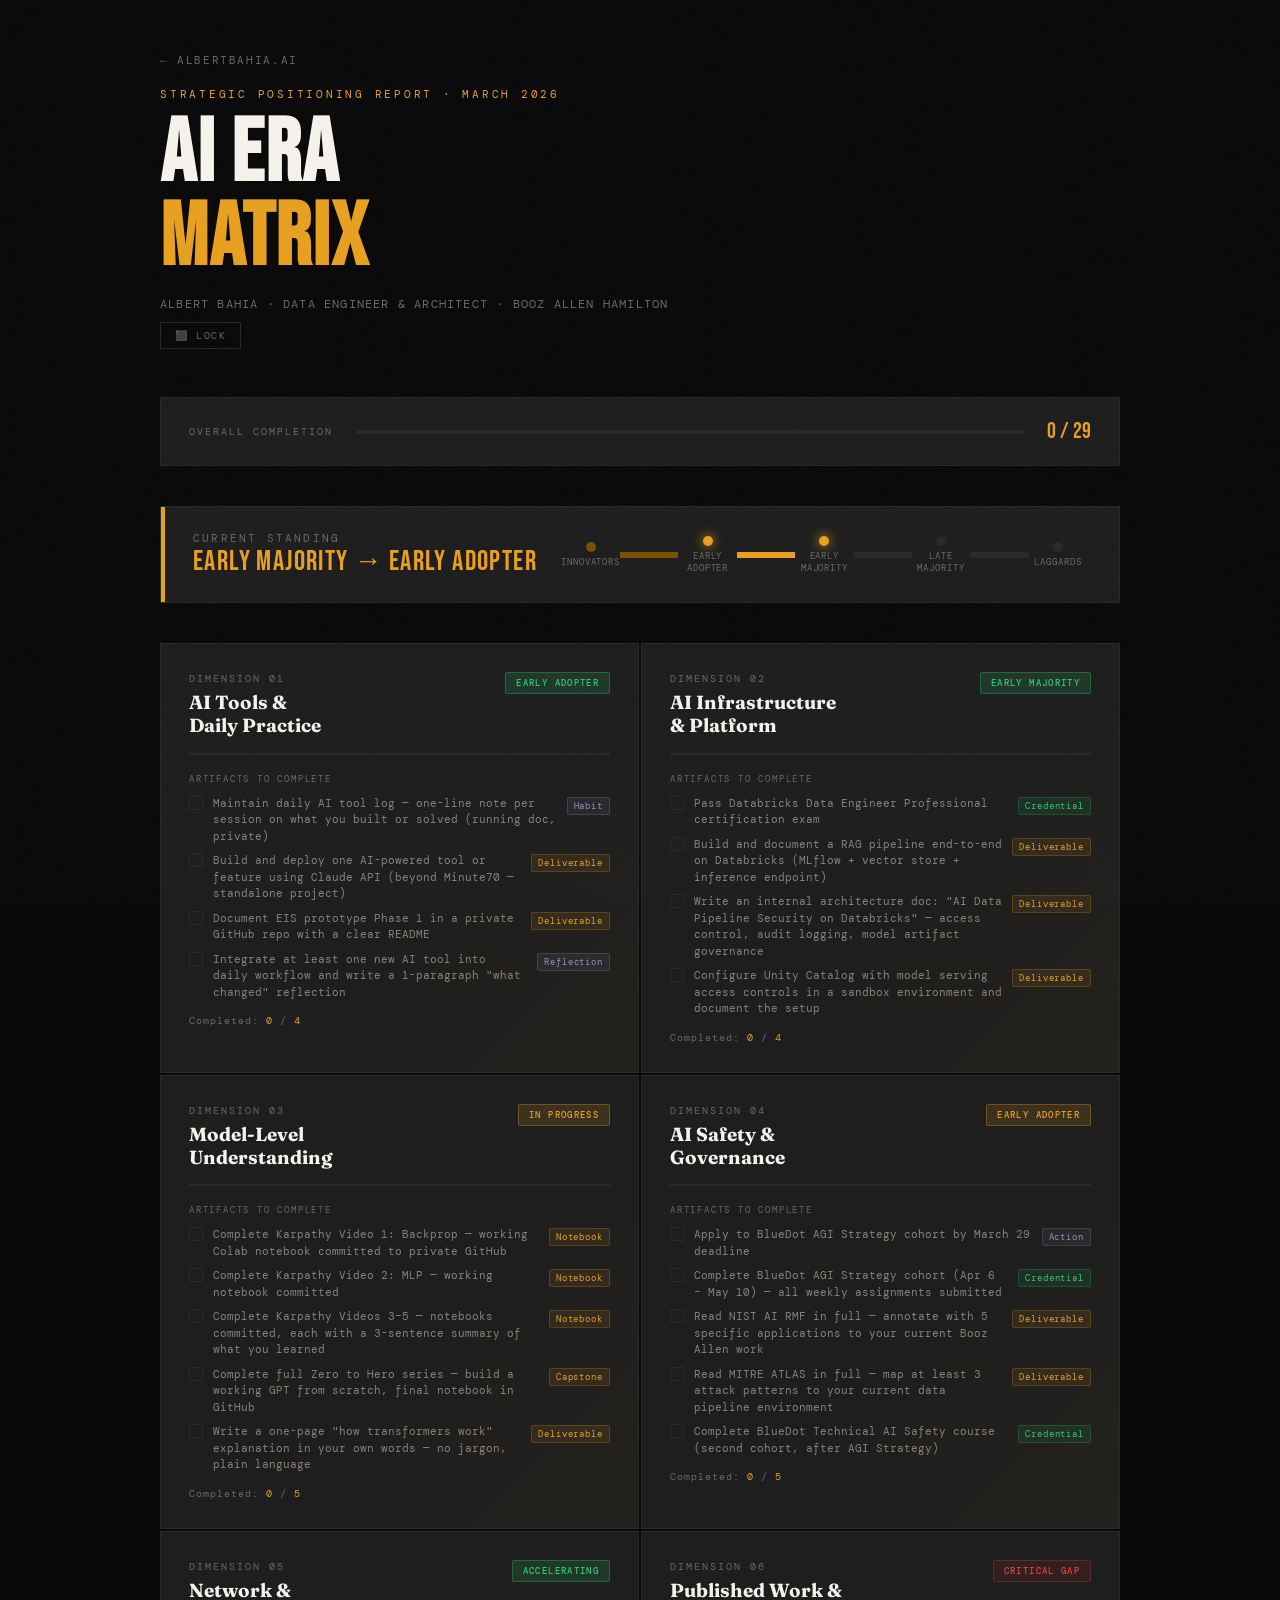
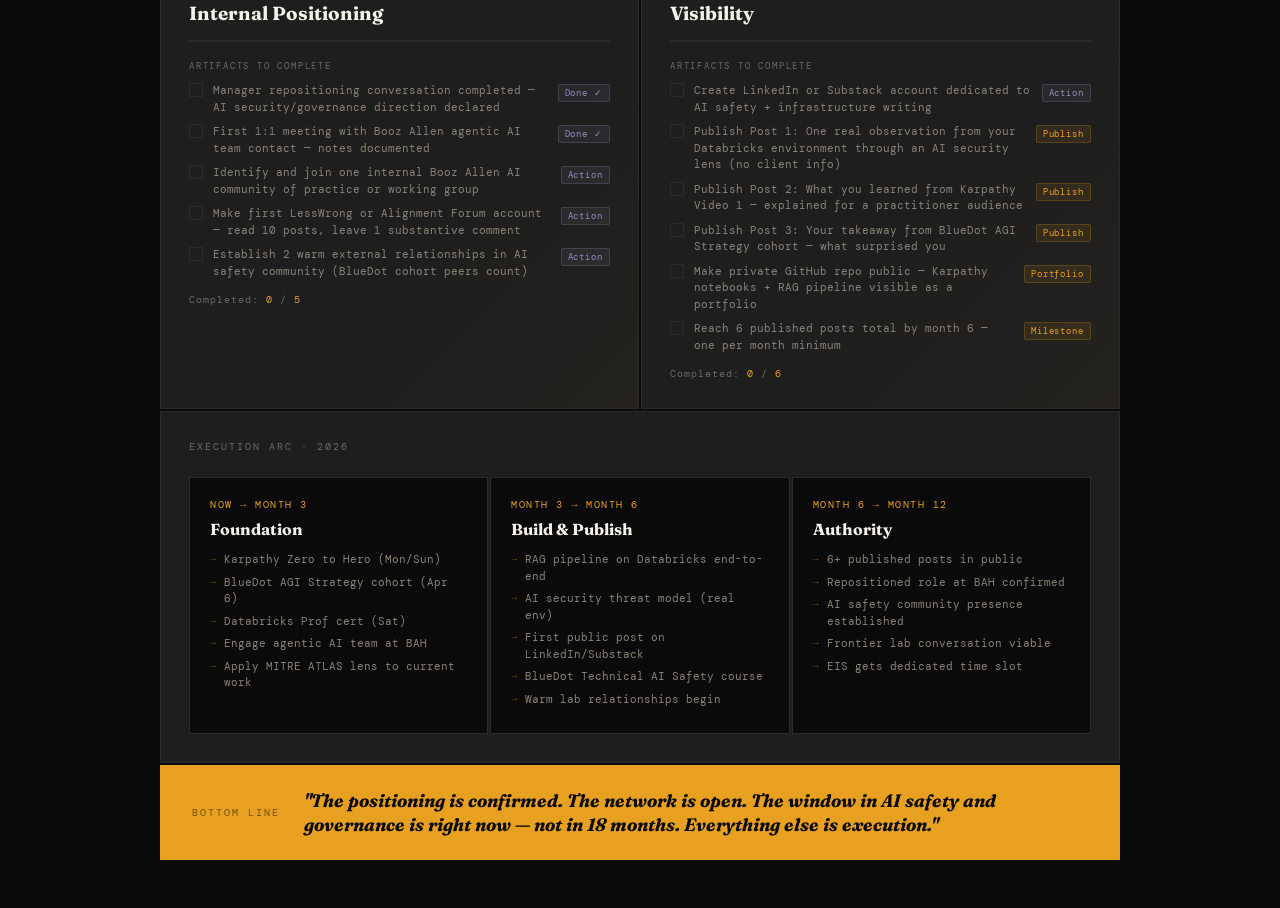
<file: albert-ai-era-matrix.html>
<!DOCTYPE html>
<html lang="en">
<head>
<meta charset="UTF-8">
<meta name="viewport" content="width=device-width, initial-scale=1.0">
<title>AI Era Positioning Matrix — Albert Bahia</title>
<link href="https://fonts.googleapis.com/css2?family=Bebas+Neue&family=DM+Mono:wght@300;400;500&family=Fraunces:ital,wght@0,300;0,700;1,300&display=swap" rel="stylesheet">
<style>
  :root {
    --black: #0a0a0a;
    --white: #f5f2eb;
    --amber: #e8a020;
    --amber-dim: #7a4f00;
    --green: #2ecc71;
    --green-dim: #1a5c38;
    --red: #e84040;
    --mid: #1e1e1e;
    --border: #2a2a2a;
    --text-dim: #6a6a6a;
  }

  * { margin: 0; padding: 0; box-sizing: border-box; }

  body {
    background: var(--black);
    color: var(--white);
    font-family: 'DM Mono', monospace;
    min-height: 100vh;
    padding: 48px 32px;
    overflow-x: hidden;
  }

  body::before {
    content: '';
    position: fixed;
    inset: 0;
    background-image: url("data:image/svg+xml,%3Csvg viewBox='0 0 256 256' xmlns='http://www.w3.org/2000/svg'%3E%3Cfilter id='noise'%3E%3CfeTurbulence type='fractalNoise' baseFrequency='0.9' numOctaves='4' stitchTiles='stitch'/%3E%3C/filter%3E%3Crect width='100%25' height='100%25' filter='url(%23noise)' opacity='0.04'/%3E%3C/svg%3E");
    pointer-events: none;
    opacity: 0.4;
    z-index: 100;
  }

  .container { max-width: 960px; margin: 0 auto; }

  .back-link {
    font-size: 11px;
    letter-spacing: 0.15em;
    color: var(--text-dim);
    text-decoration: none;
    text-transform: uppercase;
    display: inline-block;
    margin-bottom: 20px;
    transition: color 0.2s ease;
  }

  .back-link:hover { color: var(--amber); }

  .header {
    margin-bottom: 48px;
    opacity: 0;
    animation: fadeUp 0.8s ease forwards;
  }

  .eyebrow {
    font-size: 11px;
    letter-spacing: 0.25em;
    color: var(--amber);
    text-transform: uppercase;
    margin-bottom: 12px;
  }

  h1 {
    font-family: 'Bebas Neue', sans-serif;
    font-size: clamp(52px, 8vw, 88px);
    line-height: 0.95;
    letter-spacing: 0.02em;
  }

  h1 span { color: var(--amber); }

  .subtitle {
    margin-top: 16px;
    font-size: 12px;
    color: var(--text-dim);
    letter-spacing: 0.1em;
  }

  /* Overall progress bar */
  .overall-progress {
    background: var(--mid);
    border: 1px solid var(--border);
    padding: 20px 28px;
    margin-bottom: 40px;
    opacity: 0;
    animation: fadeUp 0.8s ease 0.15s forwards;
    display: flex;
    align-items: center;
    gap: 24px;
  }

  .overall-label {
    font-size: 10px;
    letter-spacing: 0.2em;
    color: var(--text-dim);
    text-transform: uppercase;
    white-space: nowrap;
  }

  .overall-track {
    flex: 1;
    height: 4px;
    background: var(--border);
  }

  .overall-fill {
    height: 100%;
    background: var(--amber);
    transition: width 1.5s cubic-bezier(0.4,0,0.2,1);
    width: 0%;
  }

  .overall-pct {
    font-family: 'Bebas Neue', sans-serif;
    font-size: 22px;
    color: var(--amber);
    white-space: nowrap;
  }

  /* Adoption banner */
  .adoption-banner {
    border: 1px solid var(--border);
    background: var(--mid);
    padding: 24px 32px;
    margin-bottom: 40px;
    display: flex;
    align-items: center;
    justify-content: space-between;
    gap: 24px;
    opacity: 0;
    animation: fadeUp 0.8s ease 0.2s forwards;
    position: relative;
    overflow: hidden;
  }

  .adoption-banner::before {
    content: '';
    position: absolute;
    left: 0; top: 0; bottom: 0;
    width: 4px;
    background: var(--amber);
  }

  .adoption-label {
    font-size: 11px;
    letter-spacing: 0.2em;
    color: var(--text-dim);
    text-transform: uppercase;
  }

  .adoption-value {
    font-family: 'Bebas Neue', sans-serif;
    font-size: 28px;
    color: var(--amber);
    letter-spacing: 0.05em;
  }

  .adoption-curve {
    display: flex;
    align-items: center;
    flex: 1;
    justify-content: flex-end;
  }

  .curve-segment {
    height: 6px;
    flex: 1;
    background: var(--border);
  }

  .curve-segment.active { background: var(--amber); }
  .curve-segment.passed { background: var(--amber-dim); }

  .curve-item {
    display: flex;
    flex-direction: column;
    align-items: center;
    flex: 1;
  }

  .curve-dot {
    width: 10px; height: 10px;
    border-radius: 50%;
    background: var(--border);
    margin-bottom: 4px;
  }

  .curve-dot.active {
    background: var(--amber);
    box-shadow: 0 0 12px var(--amber);
  }

  .curve-dot.passed { background: var(--amber-dim); }

  .curve-label {
    font-size: 9px;
    letter-spacing: 0.1em;
    color: var(--text-dim);
    text-transform: uppercase;
    white-space: nowrap;
    text-align: center;
  }

  /* Matrix grid */
  .matrix-grid {
    display: grid;
    grid-template-columns: 1fr 1fr;
    gap: 2px;
    margin-bottom: 2px;
  }

  .matrix-cell {
    background: var(--mid);
    border: 1px solid var(--border);
    padding: 28px;
    opacity: 0;
    animation: fadeUp 0.6s ease forwards;
    position: relative;
    overflow: hidden;
  }

  .matrix-cell::after {
    content: '';
    position: absolute;
    inset: 0;
    background: linear-gradient(135deg, transparent 60%, rgba(232,160,32,0.03));
    pointer-events: none;
  }

  .matrix-cell:nth-child(1) { animation-delay: 0.3s; }
  .matrix-cell:nth-child(2) { animation-delay: 0.4s; }
  .matrix-cell:nth-child(3) { animation-delay: 0.5s; }
  .matrix-cell:nth-child(4) { animation-delay: 0.6s; }
  .matrix-cell:nth-child(5) { animation-delay: 0.7s; }
  .matrix-cell:nth-child(6) { animation-delay: 0.8s; }

  .cell-header {
    display: flex;
    align-items: flex-start;
    justify-content: space-between;
    margin-bottom: 16px;
  }

  .cell-domain {
    font-size: 10px;
    letter-spacing: 0.2em;
    color: var(--text-dim);
    text-transform: uppercase;
    margin-bottom: 6px;
  }

  .cell-title {
    font-family: 'Fraunces', serif;
    font-size: 19px;
    font-weight: 700;
    color: var(--white);
    line-height: 1.2;
  }

  .status-badge {
    font-size: 9px;
    letter-spacing: 0.15em;
    text-transform: uppercase;
    padding: 4px 10px;
    border-radius: 2px;
    white-space: nowrap;
    font-weight: 500;
    flex-shrink: 0;
  }

  .status-badge.strong {
    background: rgba(46,204,113,0.15);
    color: var(--green);
    border: 1px solid rgba(46,204,113,0.3);
  }

  .status-badge.building {
    background: rgba(232,160,32,0.15);
    color: var(--amber);
    border: 1px solid rgba(232,160,32,0.3);
  }

  .status-badge.gap {
    background: rgba(232,64,64,0.1);
    color: var(--red);
    border: 1px solid rgba(232,64,64,0.25);
  }

  /* Cell progress meter */
  .cell-progress-bar {
    height: 2px;
    background: var(--border);
    margin-bottom: 18px;
  }

  .cell-progress-fill {
    height: 100%;
    background: var(--amber);
    width: 0%;
    transition: width 1.4s cubic-bezier(0.4,0,0.2,1);
  }

  .cell-progress-fill.green { background: var(--green); }
  .cell-progress-fill.red { background: var(--red); }

  /* Artifacts section */
  .artifacts-label {
    font-size: 9px;
    letter-spacing: 0.2em;
    color: var(--text-dim);
    text-transform: uppercase;
    margin-bottom: 10px;
  }

  .artifact-item {
    display: flex;
    align-items: flex-start;
    gap: 10px;
    margin-bottom: 8px;
    cursor: pointer;
    user-select: none;
  }

  .artifact-item:hover .artifact-text {
    color: var(--white);
  }

  .artifact-checkbox {
    width: 14px;
    height: 14px;
    border: 1px solid var(--border);
    flex-shrink: 0;
    margin-top: 1px;
    display: flex;
    align-items: center;
    justify-content: center;
    transition: all 0.2s ease;
    background: transparent;
  }

  .artifact-item.checked .artifact-checkbox {
    border-color: var(--green);
    background: rgba(46,204,113,0.15);
  }

  .artifact-item.checked .artifact-checkbox::after {
    content: '✓';
    font-size: 9px;
    color: var(--green);
    line-height: 1;
  }

  .artifact-text {
    font-size: 11px;
    color: #8a8278;
    line-height: 1.5;
    transition: color 0.2s ease;
  }

  .artifact-item.checked .artifact-text {
    color: var(--text-dim);
    text-decoration: line-through;
    text-decoration-color: var(--green-dim);
  }

  .artifact-tag {
    font-size: 9px;
    letter-spacing: 0.1em;
    padding: 2px 6px;
    border-radius: 2px;
    white-space: nowrap;
    flex-shrink: 0;
    margin-top: 2px;
  }

  .artifact-tag.deliverable {
    background: rgba(232,160,32,0.1);
    color: var(--amber);
    border: 1px solid rgba(232,160,32,0.2);
  }

  .artifact-tag.credential {
    background: rgba(46,204,113,0.1);
    color: var(--green);
    border: 1px solid rgba(46,204,113,0.2);
  }

  .artifact-tag.action {
    background: rgba(200,200,255,0.07);
    color: #9090c0;
    border: 1px solid rgba(200,200,255,0.15);
  }

  /* Completion counter per cell */
  .cell-counter {
    font-size: 10px;
    color: var(--text-dim);
    margin-top: 14px;
    letter-spacing: 0.1em;
  }

  .cell-counter span {
    color: var(--amber);
  }

  /* Timeline */
  .timeline {
    margin-top: 2px;
    background: var(--mid);
    border: 1px solid var(--border);
    padding: 28px;
    opacity: 0;
    animation: fadeUp 0.6s ease 0.9s forwards;
  }

  .timeline-header {
    font-size: 10px;
    letter-spacing: 0.2em;
    color: var(--text-dim);
    text-transform: uppercase;
    margin-bottom: 24px;
  }

  .timeline-track {
    display: grid;
    grid-template-columns: repeat(3, 1fr);
    gap: 2px;
  }

  .timeline-phase {
    background: var(--black);
    border: 1px solid var(--border);
    padding: 20px;
  }

  .phase-period {
    font-size: 10px;
    letter-spacing: 0.15em;
    color: var(--amber);
    text-transform: uppercase;
    margin-bottom: 8px;
  }

  .phase-title {
    font-family: 'Fraunces', serif;
    font-size: 16px;
    font-weight: 700;
    color: var(--white);
    margin-bottom: 12px;
  }

  .phase-items { list-style: none; }

  .phase-items li {
    font-size: 11px;
    color: #8a8278;
    margin-bottom: 6px;
    padding-left: 14px;
    position: relative;
    line-height: 1.5;
  }

  .phase-items li::before {
    content: '→';
    position: absolute;
    left: 0;
    color: var(--amber-dim);
    font-size: 10px;
  }

  /* Verdict */
  .verdict {
    margin-top: 2px;
    background: var(--amber);
    padding: 24px 32px;
    opacity: 0;
    animation: fadeUp 0.6s ease 1.1s forwards;
    display: flex;
    align-items: center;
    gap: 24px;
  }

  .verdict-label {
    font-size: 10px;
    letter-spacing: 0.2em;
    text-transform: uppercase;
    color: rgba(0,0,0,0.5);
    white-space: nowrap;
  }

  .verdict-text {
    font-family: 'Fraunces', serif;
    font-size: 18px;
    font-weight: 700;
    color: var(--black);
    line-height: 1.3;
    font-style: italic;
  }

  @keyframes fadeUp {
    from { opacity: 0; transform: translateY(20px); }
    to { opacity: 1; transform: translateY(0); }
  }

  .lock-btn {
    display: inline-block;
    margin-top: 10px;
    background: transparent;
    border: 1px solid var(--border);
    color: var(--text-dim);
    font-family: 'DM Mono', monospace;
    font-size: 10px;
    letter-spacing: 0.15em;
    text-transform: uppercase;
    padding: 6px 14px;
    cursor: pointer;
    text-decoration: none;
  }
  .lock-btn:hover {
    border-color: var(--red);
    color: var(--red);
  }

  @media (max-width: 640px) {
    .matrix-grid { grid-template-columns: 1fr; }
    .timeline-track { grid-template-columns: 1fr; }
    .adoption-curve { display: none; }
    body { padding: 24px 16px; }
  }
</style>
</head>
<body>
<div class="container">

  <div class="header">
    <a href="index.html" class="back-link">← albertbahia.ai</a>
    <div class="eyebrow">Strategic Positioning Report · March 2026</div>
    <h1>AI ERA<br><span>MATRIX</span></h1>
    <div class="subtitle">ALBERT BAHIA · DATA ENGINEER & ARCHITECT · BOOZ ALLEN HAMILTON</div>
    <a href="/matrix-logout" class="lock-btn">⬛ Lock</a>
  </div>

  <!-- Overall progress -->
  <div class="overall-progress">
    <div class="overall-label">Overall Completion</div>
    <div class="overall-track">
      <div class="overall-fill" id="overallFill"></div>
    </div>
    <div class="overall-pct" id="overallPct">0 / 0</div>
  </div>

  <!-- Adoption Banner -->
  <div class="adoption-banner">
    <div>
      <div class="adoption-label">Current Standing</div>
      <div class="adoption-value">Early Majority → Early Adopter</div>
    </div>
    <div class="adoption-curve">
      <div class="curve-item">
        <div class="curve-dot passed"></div>
        <div class="curve-label">Innovators</div>
      </div>
      <div class="curve-segment passed"></div>
      <div class="curve-item">
        <div class="curve-dot active"></div>
        <div class="curve-label">Early<br>Adopter</div>
      </div>
      <div class="curve-segment active"></div>
      <div class="curve-item">
        <div class="curve-dot active"></div>
        <div class="curve-label">Early<br>Majority</div>
      </div>
      <div class="curve-segment"></div>
      <div class="curve-item">
        <div class="curve-dot"></div>
        <div class="curve-label">Late<br>Majority</div>
      </div>
      <div class="curve-segment"></div>
      <div class="curve-item">
        <div class="curve-dot"></div>
        <div class="curve-label">Laggards</div>
      </div>
    </div>
  </div>

  <!-- Matrix Grid -->
  <div class="matrix-grid">

    <!-- D01: AI Tools -->
    <div class="matrix-cell" data-cell="0">
      <div class="cell-header">
        <div>
          <div class="cell-domain">Dimension 01</div>
          <div class="cell-title">AI Tools &<br>Daily Practice</div>
        </div>
        <div class="status-badge strong">Early Adopter</div>
      </div>
      <div class="cell-progress-bar"><div class="cell-progress-fill green" id="fill-0"></div></div>
      <div class="artifacts-label">Artifacts to complete</div>

      <div class="artifact-item" data-cell="0">
        <div class="artifact-checkbox"></div>
        <div class="artifact-text">Maintain daily AI tool log — one-line note per session on what you built or solved (running doc, private)</div>
        <div class="artifact-tag action">Habit</div>
      </div>
      <div class="artifact-item" data-cell="0">
        <div class="artifact-checkbox"></div>
        <div class="artifact-text">Build and deploy one AI-powered tool or feature using Claude API (beyond Minute70 — standalone project)</div>
        <div class="artifact-tag deliverable">Deliverable</div>
      </div>
      <div class="artifact-item" data-cell="0">
        <div class="artifact-checkbox"></div>
        <div class="artifact-text">Document EIS prototype Phase 1 in a private GitHub repo with a clear README</div>
        <div class="artifact-tag deliverable">Deliverable</div>
      </div>
      <div class="artifact-item" data-cell="0">
        <div class="artifact-checkbox"></div>
        <div class="artifact-text">Integrate at least one new AI tool into daily workflow and write a 1-paragraph "what changed" reflection</div>
        <div class="artifact-tag action">Reflection</div>
      </div>

      <div class="cell-counter">Completed: <span class="counter-done">0</span> / <span class="counter-total">4</span></div>
    </div>

    <!-- D02: Infrastructure -->
    <div class="matrix-cell" data-cell="1">
      <div class="cell-header">
        <div>
          <div class="cell-domain">Dimension 02</div>
          <div class="cell-title">AI Infrastructure<br>& Platform</div>
        </div>
        <div class="status-badge strong">Early Majority</div>
      </div>
      <div class="cell-progress-bar"><div class="cell-progress-fill green" id="fill-1"></div></div>
      <div class="artifacts-label">Artifacts to complete</div>

      <div class="artifact-item" data-cell="1">
        <div class="artifact-checkbox"></div>
        <div class="artifact-text">Pass Databricks Data Engineer Professional certification exam</div>
        <div class="artifact-tag credential">Credential</div>
      </div>
      <div class="artifact-item" data-cell="1">
        <div class="artifact-checkbox"></div>
        <div class="artifact-text">Build and document a RAG pipeline end-to-end on Databricks (MLflow + vector store + inference endpoint)</div>
        <div class="artifact-tag deliverable">Deliverable</div>
      </div>
      <div class="artifact-item" data-cell="1">
        <div class="artifact-checkbox"></div>
        <div class="artifact-text">Write an internal architecture doc: "AI Data Pipeline Security on Databricks" — access control, audit logging, model artifact governance</div>
        <div class="artifact-tag deliverable">Deliverable</div>
      </div>
      <div class="artifact-item" data-cell="1">
        <div class="artifact-checkbox"></div>
        <div class="artifact-text">Configure Unity Catalog with model serving access controls in a sandbox environment and document the setup</div>
        <div class="artifact-tag deliverable">Deliverable</div>
      </div>

      <div class="cell-counter">Completed: <span class="counter-done">0</span> / <span class="counter-total">4</span></div>
    </div>

    <!-- D03: Model Understanding -->
    <div class="matrix-cell" data-cell="2">
      <div class="cell-header">
        <div>
          <div class="cell-domain">Dimension 03</div>
          <div class="cell-title">Model-Level<br>Understanding</div>
        </div>
        <div class="status-badge building">In Progress</div>
      </div>
      <div class="cell-progress-bar"><div class="cell-progress-fill" id="fill-2"></div></div>
      <div class="artifacts-label">Artifacts to complete</div>

      <div class="artifact-item" data-cell="2">
        <div class="artifact-checkbox"></div>
        <div class="artifact-text">Complete Karpathy Video 1: Backprop — working Colab notebook committed to private GitHub</div>
        <div class="artifact-tag deliverable">Notebook</div>
      </div>
      <div class="artifact-item" data-cell="2">
        <div class="artifact-checkbox"></div>
        <div class="artifact-text">Complete Karpathy Video 2: MLP — working notebook committed</div>
        <div class="artifact-tag deliverable">Notebook</div>
      </div>
      <div class="artifact-item" data-cell="2">
        <div class="artifact-checkbox"></div>
        <div class="artifact-text">Complete Karpathy Videos 3–5 — notebooks committed, each with a 3-sentence summary of what you learned</div>
        <div class="artifact-tag deliverable">Notebook</div>
      </div>
      <div class="artifact-item" data-cell="2">
        <div class="artifact-checkbox"></div>
        <div class="artifact-text">Complete full Zero to Hero series — build a working GPT from scratch, final notebook in GitHub</div>
        <div class="artifact-tag deliverable">Capstone</div>
      </div>
      <div class="artifact-item" data-cell="2">
        <div class="artifact-checkbox"></div>
        <div class="artifact-text">Write a one-page "how transformers work" explanation in your own words — no jargon, plain language</div>
        <div class="artifact-tag deliverable">Deliverable</div>
      </div>

      <div class="cell-counter">Completed: <span class="counter-done">0</span> / <span class="counter-total">5</span></div>
    </div>

    <!-- D04: Safety & Governance -->
    <div class="matrix-cell" data-cell="3">
      <div class="cell-header">
        <div>
          <div class="cell-domain">Dimension 04</div>
          <div class="cell-title">AI Safety &<br>Governance</div>
        </div>
        <div class="status-badge building">Early Adopter</div>
      </div>
      <div class="cell-progress-bar"><div class="cell-progress-fill" id="fill-3"></div></div>
      <div class="artifacts-label">Artifacts to complete</div>

      <div class="artifact-item" data-cell="3">
        <div class="artifact-checkbox"></div>
        <div class="artifact-text">Apply to BlueDot AGI Strategy cohort by March 29 deadline</div>
        <div class="artifact-tag action">Action</div>
      </div>
      <div class="artifact-item" data-cell="3">
        <div class="artifact-checkbox"></div>
        <div class="artifact-text">Complete BlueDot AGI Strategy cohort (Apr 6 – May 10) — all weekly assignments submitted</div>
        <div class="artifact-tag credential">Credential</div>
      </div>
      <div class="artifact-item" data-cell="3">
        <div class="artifact-checkbox"></div>
        <div class="artifact-text">Read NIST AI RMF in full — annotate with 5 specific applications to your current Booz Allen work</div>
        <div class="artifact-tag deliverable">Deliverable</div>
      </div>
      <div class="artifact-item" data-cell="3">
        <div class="artifact-checkbox"></div>
        <div class="artifact-text">Read MITRE ATLAS in full — map at least 3 attack patterns to your current data pipeline environment</div>
        <div class="artifact-tag deliverable">Deliverable</div>
      </div>
      <div class="artifact-item" data-cell="3">
        <div class="artifact-checkbox"></div>
        <div class="artifact-text">Complete BlueDot Technical AI Safety course (second cohort, after AGI Strategy)</div>
        <div class="artifact-tag credential">Credential</div>
      </div>

      <div class="cell-counter">Completed: <span class="counter-done">0</span> / <span class="counter-total">5</span></div>
    </div>

    <!-- D05: Network -->
    <div class="matrix-cell" data-cell="4">
      <div class="cell-header">
        <div>
          <div class="cell-domain">Dimension 05</div>
          <div class="cell-title">Network &<br>Internal Positioning</div>
        </div>
        <div class="status-badge strong">Accelerating</div>
      </div>
      <div class="cell-progress-bar"><div class="cell-progress-fill green" id="fill-4"></div></div>
      <div class="artifacts-label">Artifacts to complete</div>

      <div class="artifact-item" data-cell="4">
        <div class="artifact-checkbox"></div>
        <div class="artifact-text">Manager repositioning conversation completed — AI security/governance direction declared</div>
        <div class="artifact-tag action">Done ✓</div>
      </div>
      <div class="artifact-item" data-cell="4">
        <div class="artifact-checkbox"></div>
        <div class="artifact-text">First 1:1 meeting with Booz Allen agentic AI team contact — notes documented</div>
        <div class="artifact-tag action">Done ✓</div>
      </div>
      <div class="artifact-item" data-cell="4">
        <div class="artifact-checkbox"></div>
        <div class="artifact-text">Identify and join one internal Booz Allen AI community of practice or working group</div>
        <div class="artifact-tag action">Action</div>
      </div>
      <div class="artifact-item" data-cell="4">
        <div class="artifact-checkbox"></div>
        <div class="artifact-text">Make first LessWrong or Alignment Forum account — read 10 posts, leave 1 substantive comment</div>
        <div class="artifact-tag action">Action</div>
      </div>
      <div class="artifact-item" data-cell="4">
        <div class="artifact-checkbox"></div>
        <div class="artifact-text">Establish 2 warm external relationships in AI safety community (BlueDot cohort peers count)</div>
        <div class="artifact-tag action">Action</div>
      </div>

      <div class="cell-counter">Completed: <span class="counter-done">0</span> / <span class="counter-total">5</span></div>
    </div>

    <!-- D06: Published Work -->
    <div class="matrix-cell" data-cell="5">
      <div class="cell-header">
        <div>
          <div class="cell-domain">Dimension 06</div>
          <div class="cell-title">Published Work &<br>Visibility</div>
        </div>
        <div class="status-badge gap">Critical Gap</div>
      </div>
      <div class="cell-progress-bar"><div class="cell-progress-fill red" id="fill-5"></div></div>
      <div class="artifacts-label">Artifacts to complete</div>

      <div class="artifact-item" data-cell="5">
        <div class="artifact-checkbox"></div>
        <div class="artifact-text">Create LinkedIn or Substack account dedicated to AI safety + infrastructure writing</div>
        <div class="artifact-tag action">Action</div>
      </div>
      <div class="artifact-item" data-cell="5">
        <div class="artifact-checkbox"></div>
        <div class="artifact-text">Publish Post 1: One real observation from your Databricks environment through an AI security lens (no client info)</div>
        <div class="artifact-tag deliverable">Publish</div>
      </div>
      <div class="artifact-item" data-cell="5">
        <div class="artifact-checkbox"></div>
        <div class="artifact-text">Publish Post 2: What you learned from Karpathy Video 1 — explained for a practitioner audience</div>
        <div class="artifact-tag deliverable">Publish</div>
      </div>
      <div class="artifact-item" data-cell="5">
        <div class="artifact-checkbox"></div>
        <div class="artifact-text">Publish Post 3: Your takeaway from BlueDot AGI Strategy cohort — what surprised you</div>
        <div class="artifact-tag deliverable">Publish</div>
      </div>
      <div class="artifact-item" data-cell="5">
        <div class="artifact-checkbox"></div>
        <div class="artifact-text">Make private GitHub repo public — Karpathy notebooks + RAG pipeline visible as a portfolio</div>
        <div class="artifact-tag deliverable">Portfolio</div>
      </div>
      <div class="artifact-item" data-cell="5">
        <div class="artifact-checkbox"></div>
        <div class="artifact-text">Reach 6 published posts total by month 6 — one per month minimum</div>
        <div class="artifact-tag deliverable">Milestone</div>
      </div>

      <div class="cell-counter">Completed: <span class="counter-done">0</span> / <span class="counter-total">6</span></div>
    </div>

  </div>

  <!-- Timeline -->
  <div class="timeline">
    <div class="timeline-header">Execution Arc · 2026</div>
    <div class="timeline-track">
      <div class="timeline-phase">
        <div class="phase-period">Now → Month 3</div>
        <div class="phase-title">Foundation</div>
        <ul class="phase-items">
          <li>Karpathy Zero to Hero (Mon/Sun)</li>
          <li>BlueDot AGI Strategy cohort (Apr 6)</li>
          <li>Databricks Prof cert (Sat)</li>
          <li>Engage agentic AI team at BAH</li>
          <li>Apply MITRE ATLAS lens to current work</li>
        </ul>
      </div>
      <div class="timeline-phase">
        <div class="phase-period">Month 3 → Month 6</div>
        <div class="phase-title">Build & Publish</div>
        <ul class="phase-items">
          <li>RAG pipeline on Databricks end-to-end</li>
          <li>AI security threat model (real env)</li>
          <li>First public post on LinkedIn/Substack</li>
          <li>BlueDot Technical AI Safety course</li>
          <li>Warm lab relationships begin</li>
        </ul>
      </div>
      <div class="timeline-phase">
        <div class="phase-period">Month 6 → Month 12</div>
        <div class="phase-title">Authority</div>
        <ul class="phase-items">
          <li>6+ published posts in public</li>
          <li>Repositioned role at BAH confirmed</li>
          <li>AI safety community presence established</li>
          <li>Frontier lab conversation viable</li>
          <li>EIS gets dedicated time slot</li>
        </ul>
      </div>
    </div>
  </div>

  <!-- Verdict -->
  <div class="verdict">
    <div class="verdict-label">Bottom Line</div>
    <div class="verdict-text">"The positioning is confirmed. The network is open. The window in AI safety and governance is right now — not in 18 months. Everything else is execution."</div>
  </div>


</div>

<script>
  // Per-cell totals
  const cellTotals = [4, 4, 5, 5, 5, 6];

  function updateCell(cellIndex) {
    const cell = document.querySelector(`.matrix-cell[data-cell="${cellIndex}"]`);
    const items = cell.querySelectorAll(`.artifact-item[data-cell="${cellIndex}"]`);
    const done = cell.querySelectorAll(`.artifact-item[data-cell="${cellIndex}"].checked`).length;
    const total = cellTotals[cellIndex];
    const pct = total > 0 ? (done / total) * 100 : 0;

    cell.querySelector('.counter-done').textContent = done;
    cell.querySelector('.counter-total').textContent = total;

    const fill = document.getElementById(`fill-${cellIndex}`);
    fill.style.width = pct + '%';

    updateOverall();
  }

  function updateOverall() {
    const allItems = document.querySelectorAll('.artifact-item');
    const allDone = document.querySelectorAll('.artifact-item.checked');
    const total = allItems.length;
    const done = allDone.length;
    const pct = total > 0 ? (done / total) * 100 : 0;

    document.getElementById('overallFill').style.width = pct + '%';
    document.getElementById('overallPct').textContent = `${done} / ${total}`;
  }

  // Load saved state
  function loadState() {
    try {
      const saved = JSON.parse(localStorage.getItem('matrix_state') || '{}');
      document.querySelectorAll('.artifact-item').forEach((item, idx) => {
        if (saved[idx]) item.classList.add('checked');
      });
    } catch(e) {}
  }

  function saveState() {
    try {
      const state = {};
      document.querySelectorAll('.artifact-item').forEach((item, idx) => {
        state[idx] = item.classList.contains('checked');
      });
      localStorage.setItem('matrix_state', JSON.stringify(state));
    } catch(e) {}
  }

  // Click handlers
  document.querySelectorAll('.artifact-item').forEach(item => {
    item.addEventListener('click', () => {
      item.classList.toggle('checked');
      const cellIndex = parseInt(item.getAttribute('data-cell'));
      updateCell(cellIndex);
      saveState();
    });
  });

  // Init
  loadState();
  for (let i = 0; i < 6; i++) updateCell(i);

  // Animate progress bars on scroll
  const observer = new IntersectionObserver((entries) => {
    entries.forEach(entry => {
      if (entry.isIntersecting) {
        const cellIndex = parseInt(entry.target.getAttribute('data-cell'));
        updateCell(cellIndex);
      }
    });
  }, { threshold: 0.2 });

  document.querySelectorAll('.matrix-cell').forEach(cell => observer.observe(cell));

  // Overall fill on load
  setTimeout(() => updateOverall(), 400);
</script>
</body>
</html>
</file>
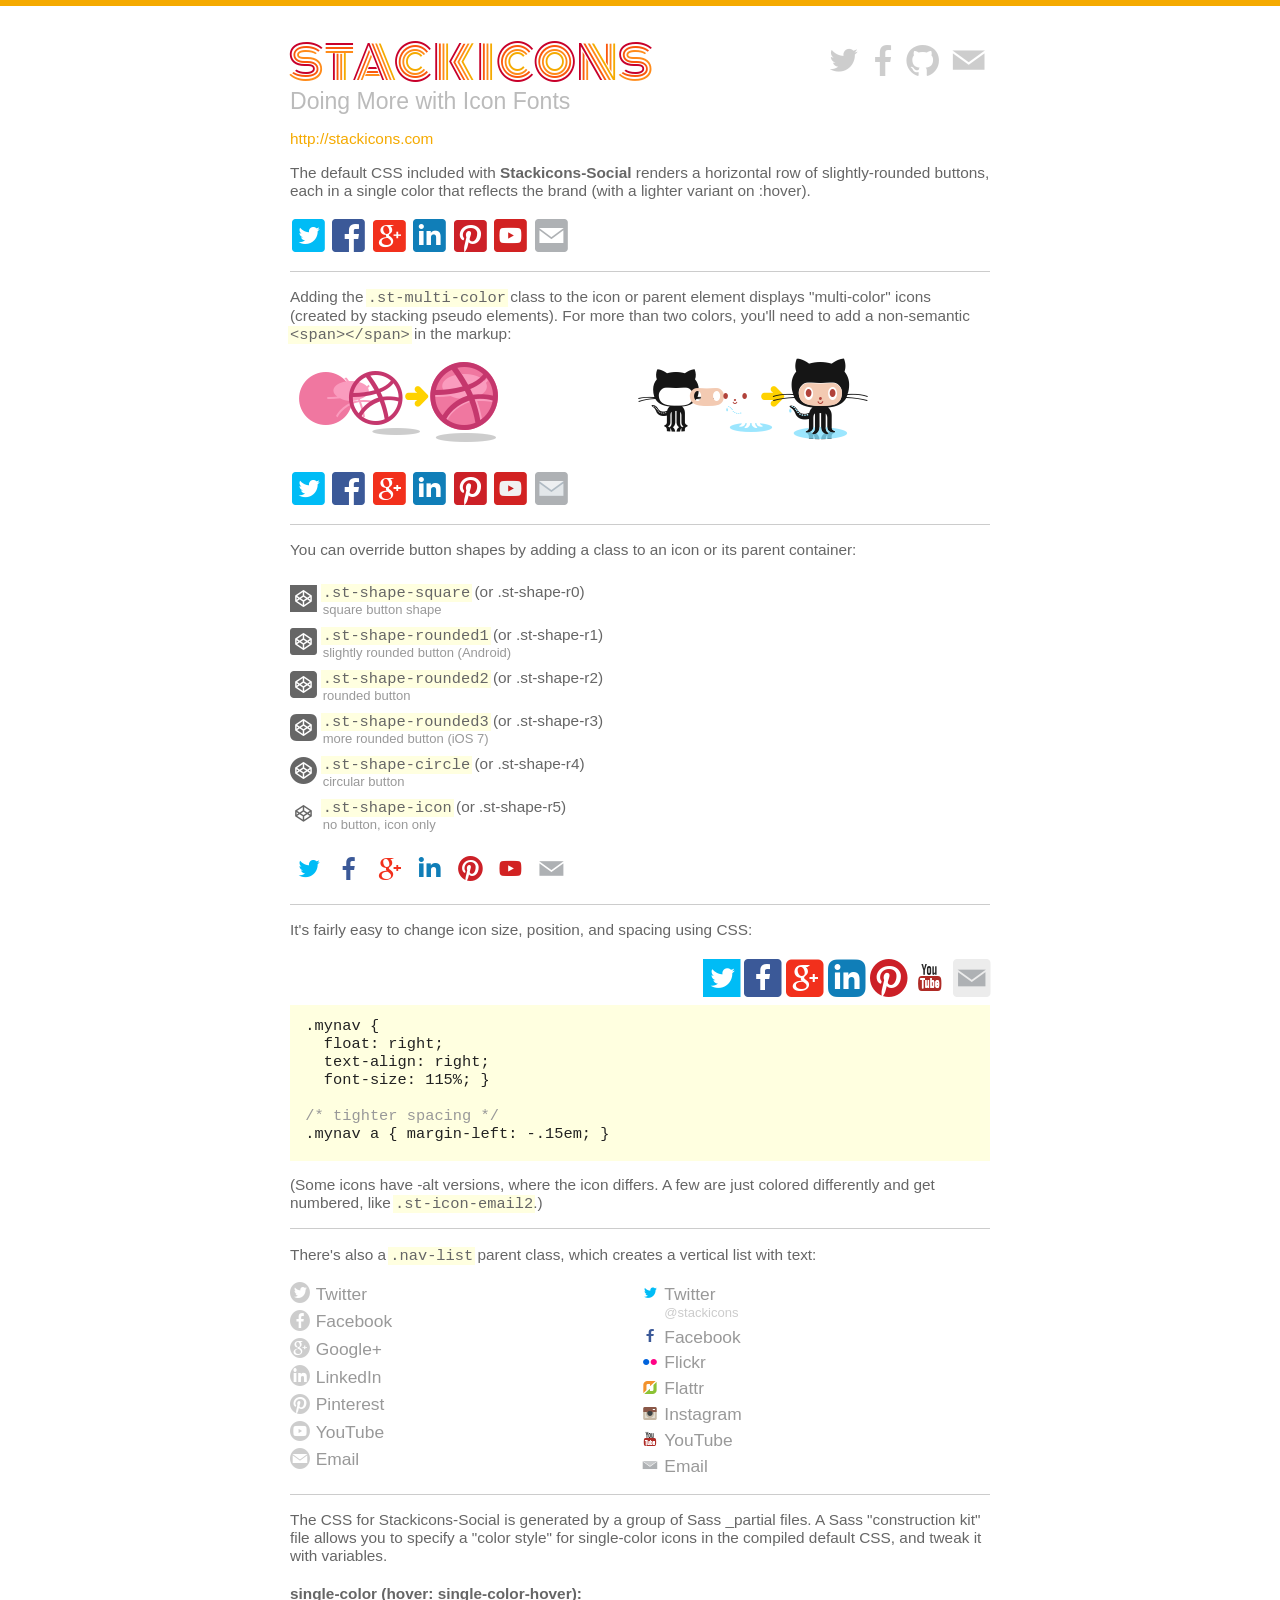
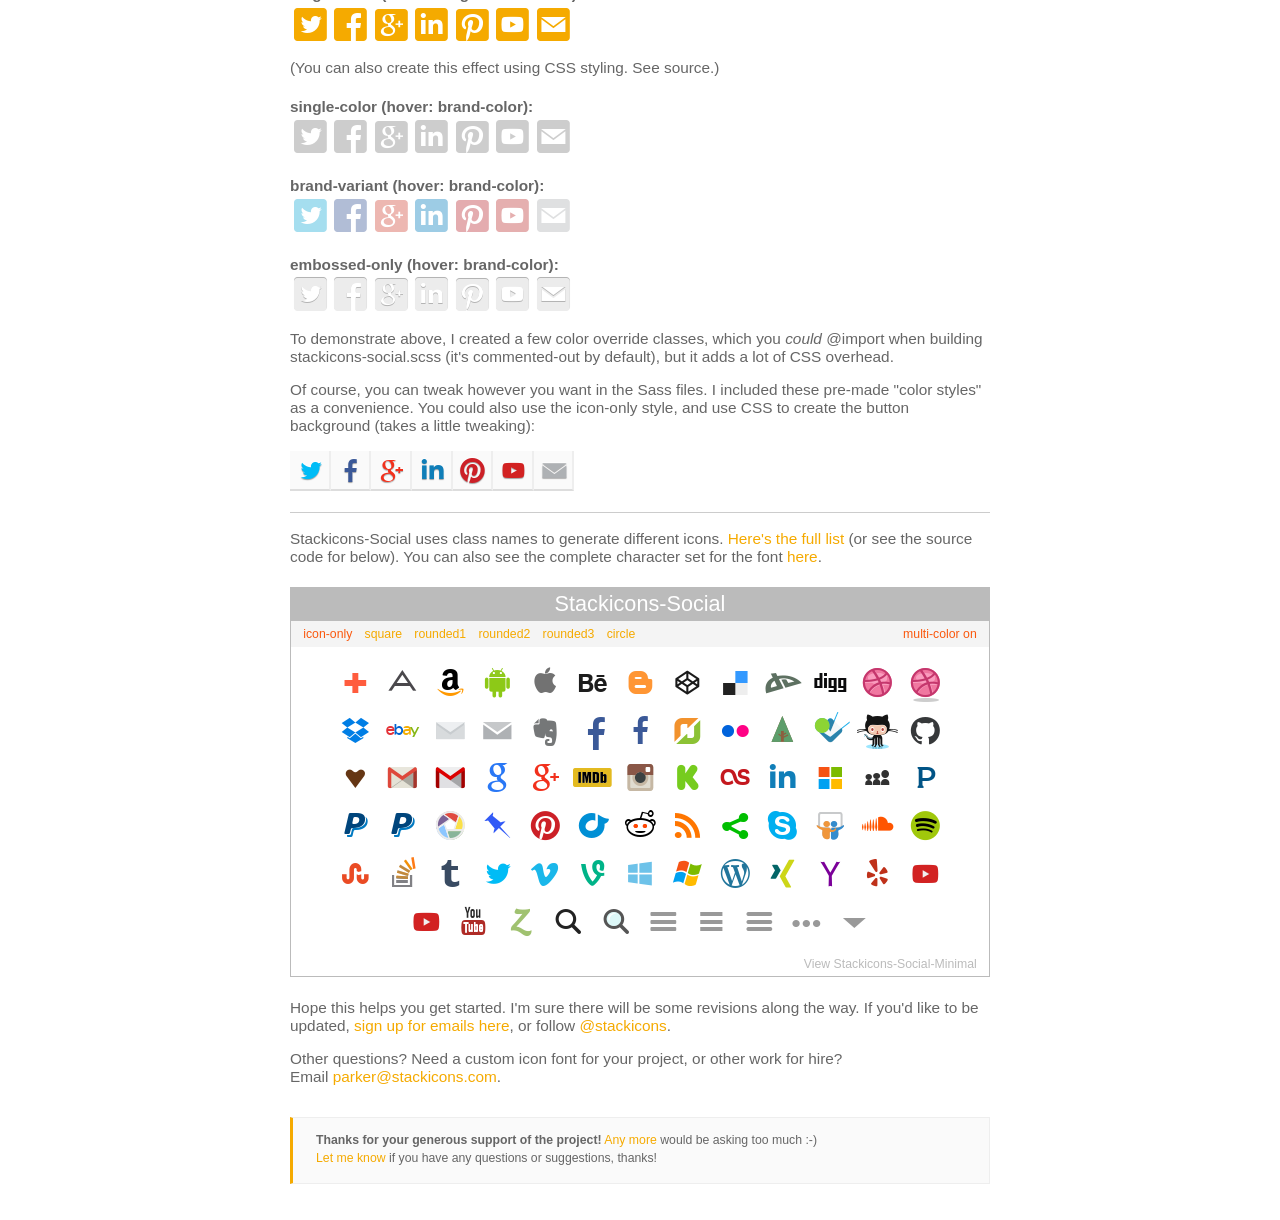
<file: assets/stackicons-master/examples.html>
<!doctype HTML>
<html lang="en">

<head>

  <meta charset="UTF-8">

  <title>Stackicons - Examples</title>

  <meta http-equiv="X-UA-Compatible" content="IE=edge,chrome=1">

  <meta name="description" content="Stackicons are icon fonts for web designers with added flexibility, including multiple button shapes and a unique multi-color option. Free and open source, Stackicons-Social includes finely-crafted icons for over 60 social brands. The Stackicons project is by Parker Bennett, a web designer and front-end developer based in Los Angeles.">

  <meta name="viewport" content="width=device-width,initial-scale=1">
  <meta name="apple-mobile-web-app-capable" content="yes" />
  <meta name="apple-mobile-web-app-title" content="Stackicons">
  <meta name="apple-mobile-web-app-status-bar-style" content="black" />

  <meta property="og:title" content="Stackicons">
  <meta property="og:site_name" content="Stackicons">
  <meta property="og:image" content="http://stackicons.com/og-image.png">
  <meta property="og:image:type" content="image/png">

  <link rel="SHORTCUT ICON" href="favicon.ico">
  <link rel="apple-touch-icon-precomposed" sizes="152x152" href="apple-touch-icon-152x152.png">
  <link rel="apple-touch-icon-precomposed" sizes="114x114" href="apple-touch-icon-114x114.png">
  <link rel="apple-touch-icon-precomposed" sizes="72x72" href="apple-touch-icon-72x72.png">
  <link rel="apple-touch-icon-precomposed" href="apple-touch-icon-57x57.png">

  <!--[if lt IE 9]>
  <script src="http://html5shim.googlecode.com/svn/trunk/html5.js"></script>
  <![endif]-->

  <link rel="stylesheet" href="css/stackicons-min.css" media="screen" type="text/css" />

  <style>

    *,
    *:before,
    *:after {
      -moz-box-sizing: border-box;
      -webkit-box-sizing: border-box;
      box-sizing: border-box; }

    html {
      width: 100%;
      border-top: 6px solid #f5aa00;
      font-size: 100%; }

    body {
      color: #666;
      font-family: sans-serif;
      font-size: 96%; }

    a:hover {
      cursor: pointer; }

    img,
    object,
    embed {
      max-width: 100%;
      height: auto; }

    object,
    embed {
      height: 100%; }

    img {
      display: inline-block;
      vertical-align: middle;
      -ms-interpolation-mode: bicubic; }

    .left {
      float: left !important; }

    .right {
      float: right !important; }

    .clearfix {
      *zoom: 1; }
      .clearfix:before, .clearfix:after {
        content: " ";
        display: table; }
      .clearfix:after {
        clear: both; }

    .hide {
      display: none; }

    .visuallyhidden, .screen-reader-text {
            border: 0;
            clip: rect(0 0 0 0);
            height: 1px;
            margin: -1px;
            overflow: hidden;
            padding: 0;
            position: absolute;
            width: 1px; }

    /*
     * Extends the .visuallyhidden class to allow the element to be focusable
     * when navigated to via the keyboard: h5bp.com/p
     */

    .visuallyhidden.focusable:active, .screen-reader-text.focusable:active,
        .visuallyhidden.focusable:focus, .screen-reader-text.focusable:focus {
            clip: auto;
            height: auto;
            margin: 0;
            overflow: visible;
            position: static;
            width: auto; }

    .wrap {
      position: relative;
      margin: 0 auto;
      padding: 10px;
      width: 100%;
      min-width: 320px;
      max-width: 720px; }

    h1, h2, h3 {
      margin: 0;
      color: #bbb;
      font-weight: 200; }

    h4 {
      margin-bottom: 0; }

    a {
      text-decoration: none;
      color: #f5aa00; }

    a:hover, a:focus {
      color: #fa580d; }

    a:active {
      color: #dc002a; }

    hr {
      display: block;
      height: 1px;
      border: 0;
      border-top: 1px solid #ccc;
      margin: 1em 0;
      padding: 0; }

    nav ul, nav li {
      display: inline;
      margin: 0;
      padding: 0;
      list-style: none; }

    .nobr, .nobreak, .nobr-small, .nobreak-small {
      white-space: nowrap; }

    .width-half { width: 50%; }

    .left {
      float: left !important; }

    .clear-both {
      clear: both !important; }

    pre {
      clear: both;
      padding: .75em 1em 0;
      color: #222;
      background: lightyellow; }

    pre span { color: #999; }

    code {
      margin: 0 -.125em;
      padding: 0 .125em;
      background: lightyellow; }

    .nav-top { font-size: 85%; }

    .nav-top a {
      margin: -.75em -.27em 0; }

    .nav-top .st-icon-email {
      /* more spacing */
      margin: -.75em -.1em 0; }

    .mynav {
      float: right;
      text-align: right;
      font-size: 115%; }

    .mynav a {
      margin-left: -.15em;
      margin-bottom: .125em; }

    .brand-classes {
      font-size: 75%; }

    .brand-classes ul, .brand-classes li {
      margin: 0;
      padding: 0 0 0 1em;
      list-style: none;
      list-style-type: none; }

    .nav-list a { color: #999;
      font-family: 'Helvetica', sans-serif;
      font-weight: 200; }

    .nav-list a:hover, .nav-list a:focus { color: #666; }

    .nav-list a:active { color: #222; }

    .nav-list-tighter a { margin-bottom: -.1em; }

    .nav-panel { white-space: nowrap; }

    .nav-panel a {
      display: block;
      /* to clear these floats we'll need to add
         the clear: property to the next element.
         We can't use methods that rely on adding
         pseudo elements; it will disrupt the icon */
      float: left;
      border-right: 2px solid #eee;
      border-bottom: 2px solid #ddd;
      margin: 0 0 .75em;
      padding: 0;
      background: #fafafa; }

    .nav-panel a:before, .nav-panel a span:before,
    .nav-panel a span:after, .nav-panel a:after {
      top: .08em;
      left: .136em; }

    .nav-panel a:hover, .nav-panel a:focus {
      border-right: 2px solid #e0e0e0;
      border-bottom: 2px solid #d0d0d0;
      background: #fefefe; }

    .nav-panel a:active {
      border-left: 1px solid #e0e0e0;
      border-top: 1px solid #d0d0d0;
      border-right: 1px solid #fafafa;
      border-bottom: 1px solid #fafafa;
      background: #efefef; }

    .nav-panel a:before {
      text-shadow: 0px -1px 1px rgba(255,255,255,0.75), 0px 1px 1px rgba(0,0,0,0.35); }

    .panel {
      margin: 2em 0;
      padding: .75em 2em 1.125em 1.5em;
      background: #fafafa;
      border: 1px solid #eee;
      border-left: 3px solid #f5aa00; }

    .st-sample dd {
      font-size: 85%;
      margin-left: 2.5em;
      color: #999; }

    .st-sample span, .st-demo {
      font-family: 'Stackicons-Social';
      font-style: normal !important;
      font-weight: 400 !important;
      -webkit-font-smoothing: antialiased;
      -moz-osx-font-smoothing: grayscale;
      font-smoothing: antialiased;
      speak: none; }

    .st-sample span {
      position: relative;
      top: .4em;
      margin-right: .25em;
      font-size: 150%;}

    .st-demo {
      width: 100%;
      font-size: 400%;
      top: 0;
      margin: 0; }

    .st-demo .st-icon {
      margin: -.25em 0 0 -.6em;
      font-size: 125%; }

    .st-demo b {
      position:relative;
      top: -.5em;
      left: -.85em;
      font-size: 50%;
      color: #ffd200;
      font-family: 'Stackicons-Social', sans-serif; }

    .dribbble-1 {
      color: rgb(240, 119, 160);
      /* to show overlapping "multi-color" elements */
      margin-left: 0; }
    .dribbble-2 {
      color: rgb(250, 156, 190);
      margin-left: -.75em; }
    .dribbble-3 {
      color: rgb(197, 55, 109);
      margin-left: -.75em; }
    .dribbble-4 {
      color: rgb(204, 204, 204);
      color: rgba(0, 0, 0, 0.198);
      margin-left: -.85em; }

    .github-1 {
      color: rgb(21, 21, 21);
      margin-left: 0em; }
    .github-2 { color: rgb(243, 202, 178);
      margin-left: -.65em; }
    .github-3 {
      color: rgb(177, 66, 58);
      margin-left: -.7em; }
    .github-4 {
      color: rgb(156, 230, 254);
      color: rgba(131, 224, 254, 0.8);
      margin-left: -.9em; }

    /* you can override with a single-color in CSS */
    .st-single-color a:before { color: #f5aa00 !important; }

    .st-single-color a:hover:before,
    .st-single-color a:focus:before { color: #fa580d !important; }
    .st-single-color a:active:before { color: #dc002a !important; }

    /* font-sample viewer */

    .font-sample {
      margin: 1.5em auto;
      padding: 0;
      border: 1px solid #bbb;
      font-size: 94%;}

    .font-sample h2 {
      text-align: center;
      padding: .135em 0 .165em;
      color: #fff;
      background: #bbb; }

    .stackicons-font-sample {
      padding: 0 1.4em 0 1.1em;;
      font-size: 125%;
      text-align: center; }

    .control-font {
      margin-bottom: 1em;
      padding: 0;
      background: #f4f4f4;
      font-size: 85%; }

    .toggle-color {
      float: right;
      padding: 0 1em;
      height: 2.125em;
      line-height: 2.125em;
      text-align: right;
  -webkit-transition: color .2s ease,
                 background .2s ease;
     -moz-transition: color .2s ease,
                 background .2s ease;
       -o-transition: color .2s ease,
                 background .2s ease;
      -ms-transition: color .2s ease,
                 background .2s ease;
          transition: color .2s ease,
                 background .2s ease;
      color: #bbb; }

    .toggle-color:hover, .toggle-color:focus {
      color: #555;
      background: #eaeaea; }

    .toggle-color:active,
    .toggle-color.active {
      color: #fa580d; }

    .toggle-color:after {
      content: " off"; }

    .toggle-color.active:after {
      content: " on"; }

    .control-shape {
      padding: 0 0 0 .5em; }

    .control-shape a {
      float: left;
      padding: 0 .5em;
      height: 2.125em;
      line-height: 2.125em; }

    .control-shape a:hover, .control-shape a:focus {
       background: #eaeaea; }

    .control-shape a:active, .control-shape a.active {
      color: #fa580d; }

    .toggle-ssmin {
      display: block;
      margin-top: .5em;
      padding: 0 1em;
      height: 2em;
      line-height: 2em;
      text-align: right;
      font-size: 85%;
      color: #bbb; }

    .toggle-ssmin.active {
      color: #f5aa00; }

    .toggle-ssmin:after {
      content: "-Minimal"; }

    .toggle-ssmin.active:after {
       content: "";  }

    .font-sample-name.active:after {
      content: "-Minimal"; }

    /* end font-sample viewer */


    @media only screen
      and (min-width : 480px) {

      html { font-size: 100%;}

      .stackicons-logo {
        margin-top: .25em;
        font-size: 150%; }

      .st-demo {
        width: 35%;
        white-space: nowrap; }

      .left-wide { float: left; }

      .indent-half { margin-left: 50%; }

      .nav-top {
        position: absolute;
        top: 0;
        right: .4em;
        margin-top: 1.125em; }

    }

    @media only screen
      and (min-width : 640px) {

      .stackicons-logo {
        font-size: 166.67%; }

      .nav-top {
        font-size: 133%;
        position: absolute;
        top: 1.56em;
        right: .4em;
        margin-top: 1.125em; }

    }

  </style>

</head>

<body style="font-family:sans-serif;">

  <div class="wrap">
  <header>
    <h1><a class="stackicons-logo text-left" href="http://stackicons.com"><span></span>Stackicons</a></h1>
    <h2>Doing More with Icon Fonts</h2>
    <p><a href="http://stackicons.com">http://stackicons.com</a></p>
    <nav class="nav-top st-shape-icon st-single-color-brand">
      <ul>
        <li><a title="Twitter" class="st-icon-twitter" href="https://twitter.com/stackicons">Twitter</a></li>
        <li><a title="Facebook" class="st-icon-facebook-alt" href="https://facebook.com/stackicons">Facebook</a></li>
        <li><a title="Github" class="st-icon-github-alt" href="http://github.com/parkerbennett">Github</a></li>
     <li><a title="Email" class="st-icon-email" href="mailto:&#x70;&#x61;&#x72;&#x6B;&#x65;&#x72;&#x40;&#x73;&#x74;&#x61;&#x63;&#x6B;&#x69;&#x63;&#x6F;&#x6E;&#x73;&#x2E;&#x63;&#x6F;&#x6D;"><span></span>&#x70;&#x61;&#x72;&#x6B;&#x65;&#x72;&#x40;&#x73;&#x74;&#x61;&#x63;&#x6B;&#x69;&#x63;&#x6F;&#x6E;&#x73;&#x2E;&#x63;&#x6F;&#x6D;</a></li>

      </ul>
    </nav>
  </header>
  <p>The default CSS included with <strong>Stackicons-Social</strong> renders a horizontal row of slightly-rounded buttons, each in a single color that reflects the brand (with a lighter variant <span class="nobr">on :hover).</span></p>
  <nav class="nav-left">
    <ul>
    <!-- inline-block: comment-out white space or don't
         close tags or, as I've done, -.16em margin-right -->
    <li><a title="Twitter" class="st-icon-twitter" href="">Twitter</a></li>
    <li><a title="Facebook" class="st-icon-facebook" href="">Facebook</a></li>
    <li><a title="Google+" class="st-icon-googleplus" href="">Google+</a></li>
    <li><a title="LinkedIn" class="st-icon-linkedin" href="">LinkedIn</a></li>
    <li><a title="Pinterest" class="st-icon-pinterest" href=""><span></span>Pinterest</a></li>
    <li><a title="YouTube" class="st-icon-youtube" href=""><span></span>YouTube</a></li>
    <li><a title="Email" class="st-icon-email" href=""><span></span>Email</a></li>
    </ul>
  </nav>
  <hr />
  <p>Adding the <code>.st-multi-color</code> class to the icon or parent element displays "multi-color" icons (created by stacking pseudo elements). For more than two colors, you'll need to add a non-semantic <code>&lt;span>&lt;/span></code> in the markup:</p>

<!-- dribbble -->
<div class="st-demo left-wide"><span class="dribbble-1">&#xe127;</span><span class="dribbble-2">&#xe128;</span><span class="dribbble-3">&#xe126;</span><span class="dribbble-4">&#xe129;</span><b>&rarr;</b><a class="st-icon st-multi-color st-icon-dribbble-alt st-shape-icon" href=""><span></span>Dribbble</a></div>
<!-- github -->
<div class="st-demo indent-half"><span class="github-1">&#xe179;</span><span class="github-2">&#xe174;</span><span class="github-3">&#xe175;</span><span class="github-4">&#xe176;</span><b>&rarr;</b><a class="st-icon st-multi-color st-icon-github st-shape-icon" href=""><span></span>Github</a></div>
  <nav class="nav-social nav-left st-multi-color" style="margin-top:1em;">
    <ul>
    <li><a title="Twitter" class="st-icon-twitter" href="">Twitter</a></li>
    <li><a title="Facebook" class="st-icon-facebook" href="">Facebook</a></li>
    <li><a title="Google+" class="st-icon-googleplus" href="">Google+</a></li>
    <li><a title="LinkedIn" class="st-icon-linkedin" href="">LinkedIn</a></li>
    <li><a title="Pinterest" class="st-icon-pinterest" href=""><span></span>Pinterest</a></li>
    <li><a title="YouTube" class="st-icon-youtube" href=""><span></span>YouTube</a></li>
    <li><a title="Email" class="st-icon-email" href=""><span></span>Email</a></li>
    </ul>
  </nav>

  <hr />

  <p>You can override button shapes by adding a class to an icon or its parent container:</p>
  <dl class="st-sample">
    <dt><span>&#xe101;</span><code>.st-shape-square</code> (or .st-shape-r0)</dt>
      <dd>square button shape</dd>
    <dt><span>&#xe102;</span><code>.st-shape-rounded1</code> (or .st-shape-r1)</dt>
      <dd>slightly rounded button (Android)</dd>
    <dt><span>&#xe103;</span><code>.st-shape-rounded2</code> (or .st-shape-r2)</dt>
      <dd>rounded button</dd>
    <dt><span>&#xe104;</span><code>.st-shape-rounded3</code> (or .st-shape-r3)</dt>
      <dd>more rounded button (iOS 7)</dd>
    <dt><span>&#xe105;</span><code>.st-shape-circle</code> (or .st-shape-r4)</dt>
      <dd>circular button</dd>
    <dt><span>&#xe106;</span><code>.st-shape-icon</code> (or .st-shape-r5)</dt>
      <dd>no button, icon only</dd>
  </dl>
  <nav class="nav-left st-shape-icon">
    <ul>
    <li><a title="Twitter" class="st-icon-twitter" href="">Twitter</a></li>
    <li><a title="Facebook" class="st-icon-facebook-alt" href="">Facebook</a></li>
    <li><a title="Google+" class="st-icon-googleplus" href="">Google+</a></li>
    <li><a title="LinkedIn" class="st-icon-linkedin" href="">LinkedIn</a></li>
    <li><a title="Pinterest" class="st-icon-pinterest" href=""><span></span>Pinterest</a></li>
    <li><a title="YouTube" class="st-icon-youtube" href=""><span></span>YouTube</a></li>
    <li><a title="Email" class="st-icon-email" href=""><span></span>Email</a></li>
    </ul>
  </nav>

  <hr />

  <p>It's fairly easy to change icon size, position, and spacing using CSS:
  </p>
  <nav class="mynav st-multi-color" >
    <a title="Twitter" class="st-icon-twitter st-shape-square" href="">Twitter</a>
    <a title="Facebook" class="st-icon-facebook-alt st-shape-rounded1" href="">Facebook</a>
    <a title="Google+" class="st-icon-googleplus st-shape-rounded2" href="">Google+</a>
    <a title="LinkedIn" class="st-icon-linkedin st-shape-rounded3" href="">LinkedIn</a>
    <a title="Pinterest" class="st-icon-pinterest st-shape-circle" href=""><span></span>Pinterest</a>
    <a title="YouTube" class="st-icon-youtube-alt st-shape-icon" href=""><span></span>YouTube</a>
    <a title="Email" class="st-icon-email2" href=""><span></span>Email</a>
  </nav>
  <pre><code>.mynav {
  float: right;
  text-align: right;
  font-size: 115%; }

<span>/* tighter spacing */</span>
.mynav a { margin-left: -.15em; }
  </code></pre>
  <p>(Some icons have -alt versions, where the icon differs. A few are just colored differently and get numbered, like <code>.st-icon-email2</code>.)</p>
  <hr />
  <p>There's also a <code>.nav-list</code> parent class, which creates a vertical list with text:</p>

  <nav class="nav-list st-shape-r4 st-single-color-brand left">
    <ul>
      <li><a title="Twitter" class="st-icon-twitter" href="">Twitter</a></li>
      <li><a title="Facebook" class="st-icon-facebook-alt" href="">Facebook</a></li>
      <li><a title="Google+" class="st-icon-googleplus" href="">Google+</a></li>
      <li><a title="LinkedIn" class="st-icon-linkedin" href="">LinkedIn</a></li>
      <li><a title="Pinterest" class="st-icon-pinterest" href=""><span></span>Pinterest</a></li>
      <li><a title="YouTube" class="st-icon-youtube" href=""><span></span>YouTube</a></li>
      <li><a title="Email" class="st-icon-email" href=""><span></span>Email</a></li>
    </ul>
  </nav>

  <nav class="nav-list nav-list-tighter st-shape-icon st-multi-color" style="margin-left: 50%;">
    <ul>
      <li><a title="Twitter" class="st-icon-twitter" href="">Twitter<span style="display:block; font-size: 75%; color: #ccc;">@stackicons</span></a></li>
      <li><a title="Facebook" class="st-icon-facebook-alt" href="">Facebook</a></li>
      <li><a title="Google+" class="st-icon-flickr" href=""><span></span>Flickr</a></li>
      <li><a title="LinkedIn" class="st-icon-flattr" href=""><span></span> Flattr</a></li>
      <li><a title="Pinterest" class="st-icon-instagram" href=""><span></span>Instagram</a></li>
      <li><a title="YouTube" class="st-icon-youtube-alt" href=""><span></span>YouTube</a></li>
      <li><a title="Email" class="st-icon-email2" href=""><span></span>Email</a></li>
    </ul>
  </nav>
  <hr class="clear-both" />

  <p>The CSS for Stackicons-Social is generated by a group of Sass _partial files. A Sass "construction kit" file allows you to specify a "color style" for single-color icons in the compiled default CSS, and tweak it with variables.</p>
  <h4>single-color (hover: single-color-hover):</h4>
  <nav class="nav-social st-single-color">
    <a title="Twitter" class="st-icon-twitter" href="">Twitter</a>
    <a title="Facebook" class="st-icon-facebook" href="">Facebook</a>
    <a title="Google+" class="st-icon-googleplus" href="">Google+</a>
    <a title="LinkedIn" class="st-icon-linkedin" href="">LinkedIn</a>
    <a title="Pinterest" class="st-icon-pinterest" href=""><span></span>Pinterest</a>
    <a title="YouTube" class="st-icon-youtube" href=""><span></span>YouTube</a>
    <a title="Email" class="st-icon-email" href=""><span></span>Email</a>
  </nav>
  <p>(You can also create this effect using CSS styling. See source.)</p>
  <h4>single-color (hover: brand-color):</h4>
  <nav class="nav-social st-single-color-brand">
    <a title="Twitter" class="st-icon-twitter" href="">Twitter</a>
    <a title="Facebook" class="st-icon-facebook" href="">Facebook</a>
    <a title="Google+" class="st-icon-googleplus" href="">Google+</a>
    <a title="LinkedIn" class="st-icon-linkedin" href="">LinkedIn</a>
    <a title="Pinterest" class="st-icon-pinterest" href=""><span></span>Pinterest</a>
    <a title="YouTube" class="st-icon-youtube" href=""><span></span>YouTube</a>
    <a title="Email" class="st-icon-email" href=""><span></span>Email</a>
  </nav>
  <h4>brand-variant (hover: brand-color):</h4>
  <nav class="nav-social st-brand-variant">
    <a title="Twitter" class="st-icon-twitter" href="">Twitter</a>
    <a title="Facebook" class="st-icon-facebook" href="">Facebook</a>
    <a title="Google+" class="st-icon-googleplus" href="">Google+</a>
    <a title="LinkedIn" class="st-icon-linkedin" href="">LinkedIn</a>
    <a title="Pinterest" class="st-icon-pinterest" href=""><span></span>Pinterest</a>
    <a title="YouTube" class="st-icon-youtube" href=""><span></span>YouTube</a>
    <a title="Email" class="st-icon-email" href="mailto:&#x70;&#x61;&#x72;&#x6B;&#x65;&#x72;&#x40;&#x73;&#x74;&#x61;&#x63;&#x6B;&#x69;&#x63;&#x6F;&#x6E;&#x73;&#x2E;&#x63;&#x6F;&#x6D;"><span></span>Email</a>
  </nav>
  <h4>embossed-only (hover: brand-color):</h4>
  <nav class="nav-social st-embossed-only">
    <a title="Twitter" class="st-icon-twitter" href="">Twitter</a>
    <a title="Facebook" class="st-icon-facebook" href="">Facebook</a>
    <a title="Google+" class="st-icon-googleplus" href="">Google+</a>
    <a title="LinkedIn" class="st-icon-linkedin" href="">LinkedIn</a>
    <a title="Pinterest" class="st-icon-pinterest" href=""><span></span>Pinterest</a>
    <a title="YouTube" class="st-icon-youtube" href=""><span></span>YouTube</a>
    <a title="Email" class="st-icon-email" href=""><span></span>Email</a>
  </nav>
  <p>To demonstrate above, I created a few color override classes, which you <em>could</em> @import when building stackicons-social.scss (it's commented-out by default), but it adds a lot of CSS overhead.</p>
  <p>Of course, you can tweak however you want in the Sass files. I included these pre-made "color styles" as a convenience. You could also use the icon-only style, and use CSS to create the button background (takes a little tweaking):
   <nav class="nav-panel st-shape-icon">
    <a title="Twitter" class="st-icon-twitter" href="">Twitter</a>
    <a title="Facebook" class="st-icon-facebook-alt" href="">Facebook</a>
    <a title="Google+" class="st-icon-googleplus" href="">Google+</a>
    <a title="LinkedIn" class="st-icon-linkedin" href="">LinkedIn</a>
    <a title="Pinterest" class="st-icon-pinterest" href=""><span></span>Pinterest</a>
    <a title="YouTube" class="st-icon-youtube" href=""><span></span>YouTube</a>
    <a title="Email" class="st-icon-email" href=""><span></span>Email</a>
  </nav>
  <hr style="clear:both;" />
  <p>Stackicons-Social uses class names to generate different icons. <a href="http://stackicons.com/stackicons-social_class_list.txt">Here's the full list</a> (or see the source code for below). You can also see the complete character set for the font <a href="stackicons-social-complete-characters.html">here</a>.</p>
  <section class="font-sample wrap">
    <h2 class="font-sample-name">Stackicons-Social</h2>
    <div class="control-font clearfix">
      <div class="control-shape">
        <a class="make-icon-only active nobr">icon-only</a><a class="make-square">square</a><a class="make-r1">rounded1</a><a class="make-r2">rounded2</a><a class="make-r3">rounded3</a><a class="make-circle">circle</a>
      </div>
      <div class="control-color"><a class="toggle-color active">multi-color</a>
      </div>
    </div>
    <nav class="stackicons-font-sample st-multi-color st-shape-r5">
      <!-- inline-block: comment-out white space
           or don't close tags, or -5px margin-right -->
      <a title="AddThis" class="st-icon-addthis" href="">Add This</a>
      <a title="App.net" class="st-icon-adn" href="">App.net</a>
      <a title="Amazon" class="st-icon-amazon" href=""><span></span>Amazon</a>
      <a title="Android" class="st-icon-android" href=""><span></span>Android</a>
      <a title="Apple" class="st-icon-apple" href="">Apple</a>
      <a title="Behance" class="st-icon-behance" href="">Behance</a>
      <a title="Blogger" class="st-icon-blogger" href="">Blogger</a>
      <a title="CodePen" class="st-icon-codepen" href="">Codepen</a>
      <a title="Delicious" class="st-icon-delicious" href=""><span></span>Delicious</a>
      <a title="deviantART" class="st-icon-deviantart" href=""><span></span>Deviant Art</a>
      <a title="Digg" class="st-icon-digg" href="">Digg</a>
      <a title="Dribbble" class="st-icon-dribbble" href=""><span></span>Dribbble</a>
      <a title="Dribbble" class="st-icon-dribbble-alt" href=""><span></span>Dribbble</a>
      <a title="Dropbox" class="st-icon-dropbox" href="">Dropbox</a>
      <a title="Ebay" class="st-icon-ebay" href=""><span></span>Ebay</a>
      <a title="Email" class="st-icon-email" href=""><span></span>Email</a>
      <a class="st-icon-email2" href="">Email</a>
      <a title="Evernote" class="st-icon-evernote" href="">Evernote</a>
      <a title="Facebook" class="st-icon-facebook" href="">Facebook</a>
      <a title="Facebook" class="st-icon-facebook-alt" href="">Facebook</a>
      <a title="Flattr" class="st-icon-flattr" href=""><span></span>Flattr</a>
      <a title="Flickr" class="st-icon-flickr" href=""><span></span>Flickr</a>
      <a title="Forrst" class="st-icon-forrst" href=""><span></span>Forrst</a>
      <a title="Foursquare" class="st-icon-foursquare" href=""><span></span>Foursquare</a>
      <a title="GitHub" class="st-icon-github" href=""><span></span>Github</a>
      <a title="GitHub" class="st-icon-github-alt" href=""><span></span>Github</a>
      <a title="Gittip" class="st-icon-gittip" href="">Gittip</a>
      <a title="Gmail" class="st-icon-gmail" href=""><span></span>Gmail</a>
      <a title="Gmail" class="st-icon-gmail-alt" href=""><span></span>Gmail</a>
      <a title="Google" class="st-icon-google" href="">Google</a>
      <a title="Google+" class="st-icon-googleplus" href="">Google+</a>
      <a title="IMDb" class="st-icon-imdb" href=""><span></span>IMDb</a>
      <a title="Instagram" class="st-icon-instagram" href=""><span></span>Instagram</a>
      <a title="Kickstarter" class="st-icon-kickstarter" href="">Kickstarter</a>
      <a title="Last.fm" class="st-icon-lastfm" href="">last.fm</a>
      <a title="LinkedIn" class="st-icon-linkedin" href="">LinkedIn</a>
      <a title="Microsoft" class="st-icon-microsoft" href=""><span></span>Microsoft</a>
      <a title="Myspace" class="st-icon-myspace" href="">Myspace</a>
      <a title="Pandora" class="st-icon-pandora" href="">Pandora</a>
      <a title="PayPal" class="st-icon-paypal" href=""><span></span>Paypal</a>
      <a title="PayPal" class="st-icon-paypal2" href=""><span></span>Paypal</a>
      <a title="Picasa" class="st-icon-picasa" href=""><span></span>Picasa</a>
      <a title="Pinboard" class="st-icon-pinboard" href="">Pinboard</a>
      <a title="Pinterest" class="st-icon-pinterest" href=""><span></span>Pinterest</a>
      <a title="Rdio" class="st-icon-rdio" href="">Rdio</a>
      <a title="Reddit" class="st-icon-reddit" href=""><span></span>Reddit</a>
      <a title="RSS" class="st-icon-rss" href="">RSS</a>
      <a title="ShareThis" class="st-icon-sharethis" href="">ShareThis</a>
      <a title="Skype" class="st-icon-skype" href=""><span></span>Skype</a>
      <a title="SlideShare" class="st-icon-slideshare" href=""><span></span>Slideshare</a>
      <a title="SoundCloud" class="st-icon-soundcloud" href="">Soundcloud</a>
      <a title="Spotify" class="st-icon-spotify" href=""><span></span>Spotify</a>
      <a title="StumbleUpon" class="st-icon-stumbleupon" href="">Stumbleupon</a>
      <a title="Stack Overflow" class="st-icon-stackoverflow" href=""><span></span>Stack Overflow</a>
      <a title="Tumblr" class="st-icon-tumblr" href="">Tumblr</a>
      <a title="Twitter" class="st-icon-twitter" href="">Twitter</a>
      <a title="Vimeo" class="st-icon-vimeo" href="">Vimeo</a>
      <a title="Vine" class="st-icon-vine" href="">Vine</a>
      <a title="Windows" class="st-icon-windows" href="">Windows</a>
      <a title="Windows 7" class="st-icon-windows7" href=""><span></span>Windows 7</a>
      <a title="Wordpress" class="st-icon-wordpress" href="">Wordpress</a>
      <a title="Xing" class="st-icon-xing" href=""><span></span>Xing</a>
      <a title="Yahoo" class="st-icon-yahoo" href=""><span></span>Yahoo</a>
      <a title="Yelp" class="st-icon-yelp" href=""><span></span>Yelp</a>
      <a title="YouTube" class="st-icon-youtube" href=""><span></span>YouTube</a>
      <a title="YouTube" class="st-icon-youtube2" href=""><span></span>YouTube</a>
      <a title="YouTube" class="st-icon-youtube-alt" href=""><span></span>YouTube</a>
      <a title="Zerply" class="st-icon-zerply" href="">Zerply</a>
      <a title="Search" class="st-icon-search" href="">Search</a>
      <a class="st-icon-search-alt" href=""><span></span>Search</a>
      <a title="Menu" class="st-icon-menu" href="">Menu</a>
      <a title="Menu" class="st-icon-menu-alt" href="">Menu</a>
      <a title="Menu" class="st-icon-menu-alt2" href="">Menu</a>
      <a title="More..." class="st-icon-more" href="">More&#8230;</a>
      <a title="Submenu" class="st-icon-triangle-down" href="">More</a>
      <!-- <p class="complete" style="text-align: left"><small>Added in Stackicons-Social-Complete:</small></p>
      <a title="Cart" class="st-icon-cart" href=""><span></span>Cart</a>
      <a title="DeviantArt" class="st-icon-deviantart-alt" href=""><span></span>DeviantArt</a>
      <a title="Email" class="st-icon-email-alt" href=""><span></span>Email</a>
      <a title="Email" class="st-icon-email-alt2" href=""><span></span>Email</a>
      <a title="Gmail" class="st-icon-gmail-lg" href=""><span></span>Gmail</a>
      <a title="Gmail" class="st-icon-gmail-lg-alt" href=""><span></span>Gmail</a>
      <a title="Instagram" class="st-icon-instagram-alt" href=""><span></span>Instagram</a>
      <a title="Instagram" class="st-icon-instagram-alt2" href=""><span></span>Instagram</a>
      <a title="Pinterest" class="st-icon-pinterest-alt" href=""><span></span>Pinterest</a>
      <a title="Podcast" class="st-icon-podcast" href=""><span></span>Podcast</a>
      <a title="Yelp" class="st-icon-yelp-alt" href=""><span></span>Yelp</a>
      <a title="Yahoo" class="st-icon-yahoo-alt" href="">Yahoo</a>
      <a title="YouTube" class="st-icon-youtube-alt2" href=""><span></span>YouTube</a>
      <div class="nobr">
        <a title="Submenu" class="st-icon-triangle-left" href="">More</a>
        <a title="Submenu" class="st-icon-triangle-right" href="">More</a>
        <a title="Submenu" class="st-icon-triangle-up" href="">More</a>
      </div> -->
    </nav>
    <a class="toggle-ssmin">View Stackicons-Social</a>

  </section> <!-- end .font-sample wrap -->
<p>Hope this helps you get started. I'm sure there will be some revisions along the way. <span class="nobr">If you'd</span> like to be updated, <a href="http://eepurl.com/NYiuf">sign up for emails here</a>, or follow <a href="https://twitter.com/stackicons">@stackicons</a>.</p>
<p>Other questions? Need a custom icon font for your project, or other work for hire? <span class="nobr">Email <a href="mailto:&#x70;&#x61;&#x72;&#x6B;&#x65;&#x72;&#x40;&#x73;&#x74;&#x61;&#x63;&#x6B;&#x69;&#x63;&#x6F;&#x6E;&#x73;&#x2E;&#x63;&#x6F;&#x6D;">&#x70;&#x61;&#x72;&#x6B;&#x65;&#x72;&#x40;&#x73;&#x74;&#x61;&#x63;&#x6B;&#x69;&#x63;&#x6F;&#x6E;&#x73;&#x2E;&#x63;&#x6F;&#x6D;</a>.</span></p>

<div class="panel">
<small><strong>Thanks for your generous support of the project!</strong> <a href="https://spb.io/AY3rLlt5aG">Any more</a> would be asking too much :-)<br /><a href="mailto:&#x70;&#x61;&#x72;&#x6B;&#x65;&#x72;&#x40;&#x73;&#x74;&#x61;&#x63;&#x6B;&#x69;&#x63;&#x6F;&#x6E;&#x73;&#x2E;&#x63;&#x6F;&#x6D;">Let me know</a> if you have any questions or suggestions, thanks!</span></small>
</div>

<script src="//ajax.googleapis.com/ajax/libs/jquery/2.0.3/jquery.min.js"></script>
<script>window.jQuery || document.write('<script src="js/vendor/jquery.js"><\/script>')</script>

<script>
    $('.toggle-color').click(function () {
      $(this).toggleClass('active');
      $('.stackicons-font-sample').toggleClass('st-multi-color');
    });

    $('.make-square').click(function () {
      $('.make-square, .make-r1, .make-r2, .make-r3, .make-circle, .make-icon-only').removeClass('active')
      $(this).addClass('active');
      $('.stackicons-font-sample').removeClass('st-shape-r0 st-shape-r1 st-shape-r2 st-shape-r3 st-shape-r4 st-shape-r5').addClass('st-shape-r0');
    });

    $('.make-r1').click(function () {
      $('.make-square, .make-r1, .make-r2, .make-r3, .make-circle, .make-icon-only').removeClass('active')
      $(this).addClass('active');
      $('.stackicons-font-sample').removeClass('st-shape-r0 st-shape-r1 st-shape-r2 st-shape-r3 st-shape-r4 st-shape-r5').addClass('st-shape-r1');
    });

    $('.make-r2').click(function () {
      $('.make-square, .make-r1, .make-r2, .make-r3, .make-circle, .make-icon-only').removeClass('active')
      $(this).addClass('active');
      $('.stackicons-font-sample').removeClass('st-shape-r0 st-shape-r1 st-shape-r2 st-shape-r3 st-shape-r4 st-shape-r5').addClass('st-shape-r2');
    });

    $('.make-r3').click(function () {
      $('.make-square, .make-r1, .make-r2, .make-r3, .make-circle, .make-icon-only').removeClass('active')
      $(this).addClass('active');
$('.stackicons-font-sample').removeClass('st-shape-r0 st-shape-r1 st-shape-r2 st-shape-r3 st-shape-r4 st-shape-r5').addClass('st-shape-r3');
    });

    $('.make-circle').click(function () {
      $('.make-square, .make-r1, .make-r2, .make-r3, .make-circle, .make-icon-only').removeClass('active')
      $(this).addClass('active');
      $('.stackicons-font-sample').removeClass('st-shape-r0 st-shape-r1 st-shape-r2 st-shape-r3 st-shape-r4 st-shape-r5').addClass('st-shape-r4');
    });

    $('.make-icon-only').click(function () {
      $('.make-square, .make-r1, .make-r2, .make-r3, .make-circle, .make-icon-only').removeClass('active')
      $(this).addClass('active');
      $('.stackicons-font-sample').removeClass('st-shape-r0 st-shape-r1 st-shape-r2 st-shape-r3 st-shape-r4 st-shape-r5').addClass('st-shape-r5');
    });

    $('.toggle-ssmin').click(function () {
      $(this).toggleClass('active');
      $('.font-sample-name').toggleClass('active');
      $('.stackicons-font-sample .st-icon-addthis, .stackicons-font-sample .st-icon-amazon, .stackicons-font-sample .st-icon-android, .stackicons-font-sample .st-icon-apple, .stackicons-font-sample .st-icon-behance, .stackicons-font-sample .st-icon-blogger, .stackicons-font-sample .st-icon-delicious, .stackicons-font-sample .st-icon-deviantart, .stackicons-font-sample .st-icon-digg, .stackicons-font-sample .st-icon-dropbox, .stackicons-font-sample .st-icon-ebay, .stackicons-font-sample .st-icon-evernote, .stackicons-font-sample .st-icon-flattr, .stackicons-font-sample .st-icon-forrst, .stackicons-font-sample .st-icon-foursquare, .stackicons-font-sample .st-icon-gittip, .stackicons-font-sample .st-icon-google, .stackicons-font-sample .st-icon-imdb, .stackicons-font-sample .st-icon-kickstarter, .stackicons-font-sample .st-icon-lastfm, .stackicons-font-sample .st-icon-microsoft, .stackicons-font-sample .st-icon-myspace, .stackicons-font-sample .st-icon-pandora, .stackicons-font-sample .st-icon-paypal, .stackicons-font-sample .st-icon-paypal2, .stackicons-font-sample .st-icon-picasa, .stackicons-font-sample .st-icon-rdio, .stackicons-font-sample .st-icon-reddit, .stackicons-font-sample .st-icon-sharethis, .stackicons-font-sample .st-icon-skype, .stackicons-font-sample .st-icon-slideshare, .stackicons-font-sample .st-icon-soundcloud, .stackicons-font-sample .st-icon-spotify, .stackicons-font-sample .st-icon-stumbleupon, .stackicons-font-sample .st-icon-stackoverflow, .stackicons-font-sample .st-icon-vine, .stackicons-font-sample .st-icon-windows, .stackicons-font-sample .st-icon-windows7, .stackicons-font-sample .st-icon-wordpress, .stackicons-font-sample .st-icon-xing, .stackicons-font-sample .st-icon-yahoo, .stackicons-font-sample .st-icon-yelp, .stackicons-font-sample .st-icon-zerply, .stackicons-font-sample .st-icon-search-alt, .stackicons-font-sample .st-icon-menu-alt, .stackicons-font-sample .st-icon-menu-alt2, .stackicons-font-sample .st-icon-more, .stackicons-font-sample .complete, .stackicons-font-sample .st-icon-cart, .stackicons-font-sample .st-icon-deviantart-alt, .stackicons-font-sample .st-icon-email-alt, .stackicons-font-sample .st-icon-email-alt2, .stackicons-font-sample .st-icon-gmail-lg, .stackicons-font-sample .st-icon-gmail-lg-alt, .stackicons-font-sample .st-icon-instagram-alt, .stackicons-font-sample .st-icon-instagram-alt2, .stackicons-font-sample .st-icon-pinterest-alt, .stackicons-font-sample .st-icon-podcast, .stackicons-font-sample .st-icon-yahoo-alt, .stackicons-font-sample .st-icon-yelp-alt, .stackicons-font-sample .st-icon-youtube-alt2, .stackicons-font-sample .st-icon-triangle-left, .stackicons-font-sample .st-icon-triangle-right, .stackicons-font-sample .st-icon-triangle-up').toggleClass('hide');
    });

</script>

<script>
  (function(i,s,o,g,r,a,m){i['GoogleAnalyticsObject']=r;i[r]=i[r]||function(){
  (i[r].q=i[r].q||[]).push(arguments)},i[r].l=1*new Date();a=s.createElement(o),
  m=s.getElementsByTagName(o)[0];a.async=1;a.src=g;m.parentNode.insertBefore(a,m)
  })(window,document,'script','//www.google-analytics.com/analytics.js','ga');

  ga('create', 'UA-47890813-1', 'stackicons.com');
  ga('send', 'pageview');

</script>
</body>

</html>
</file>
